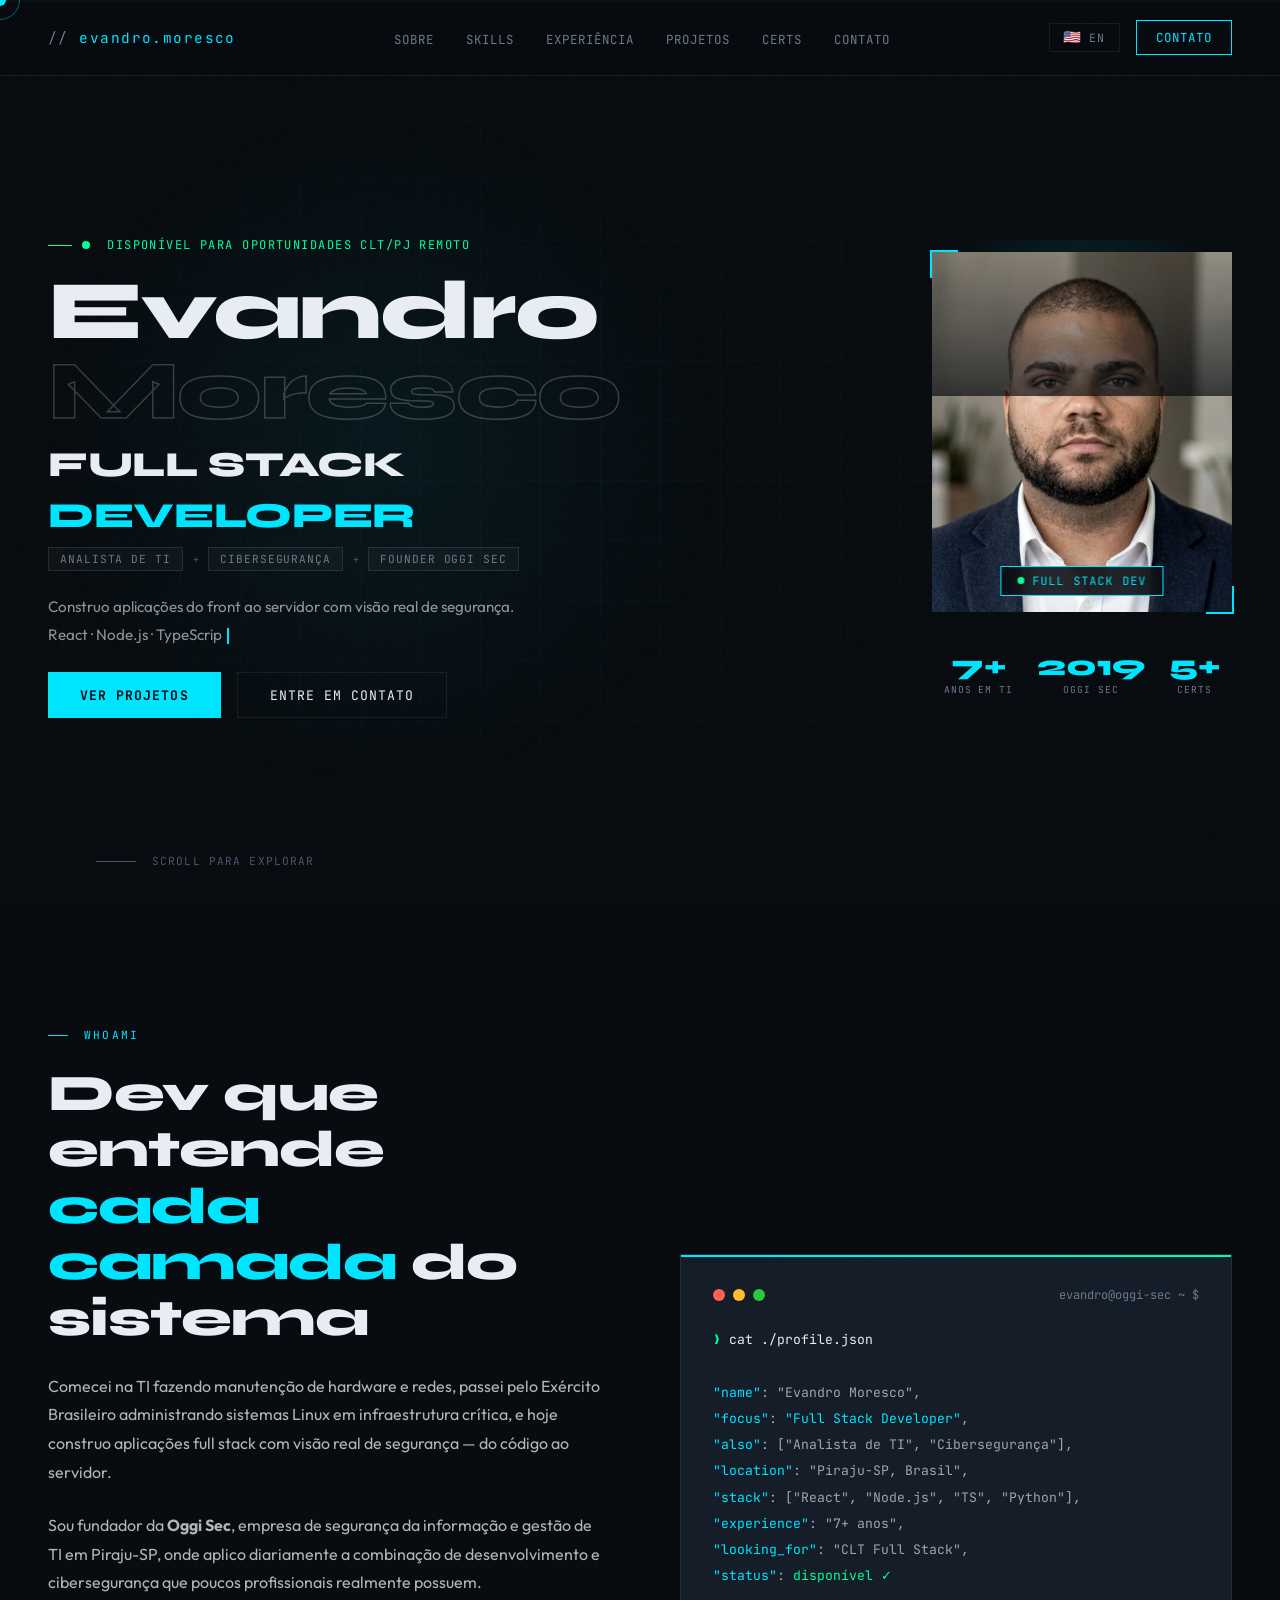
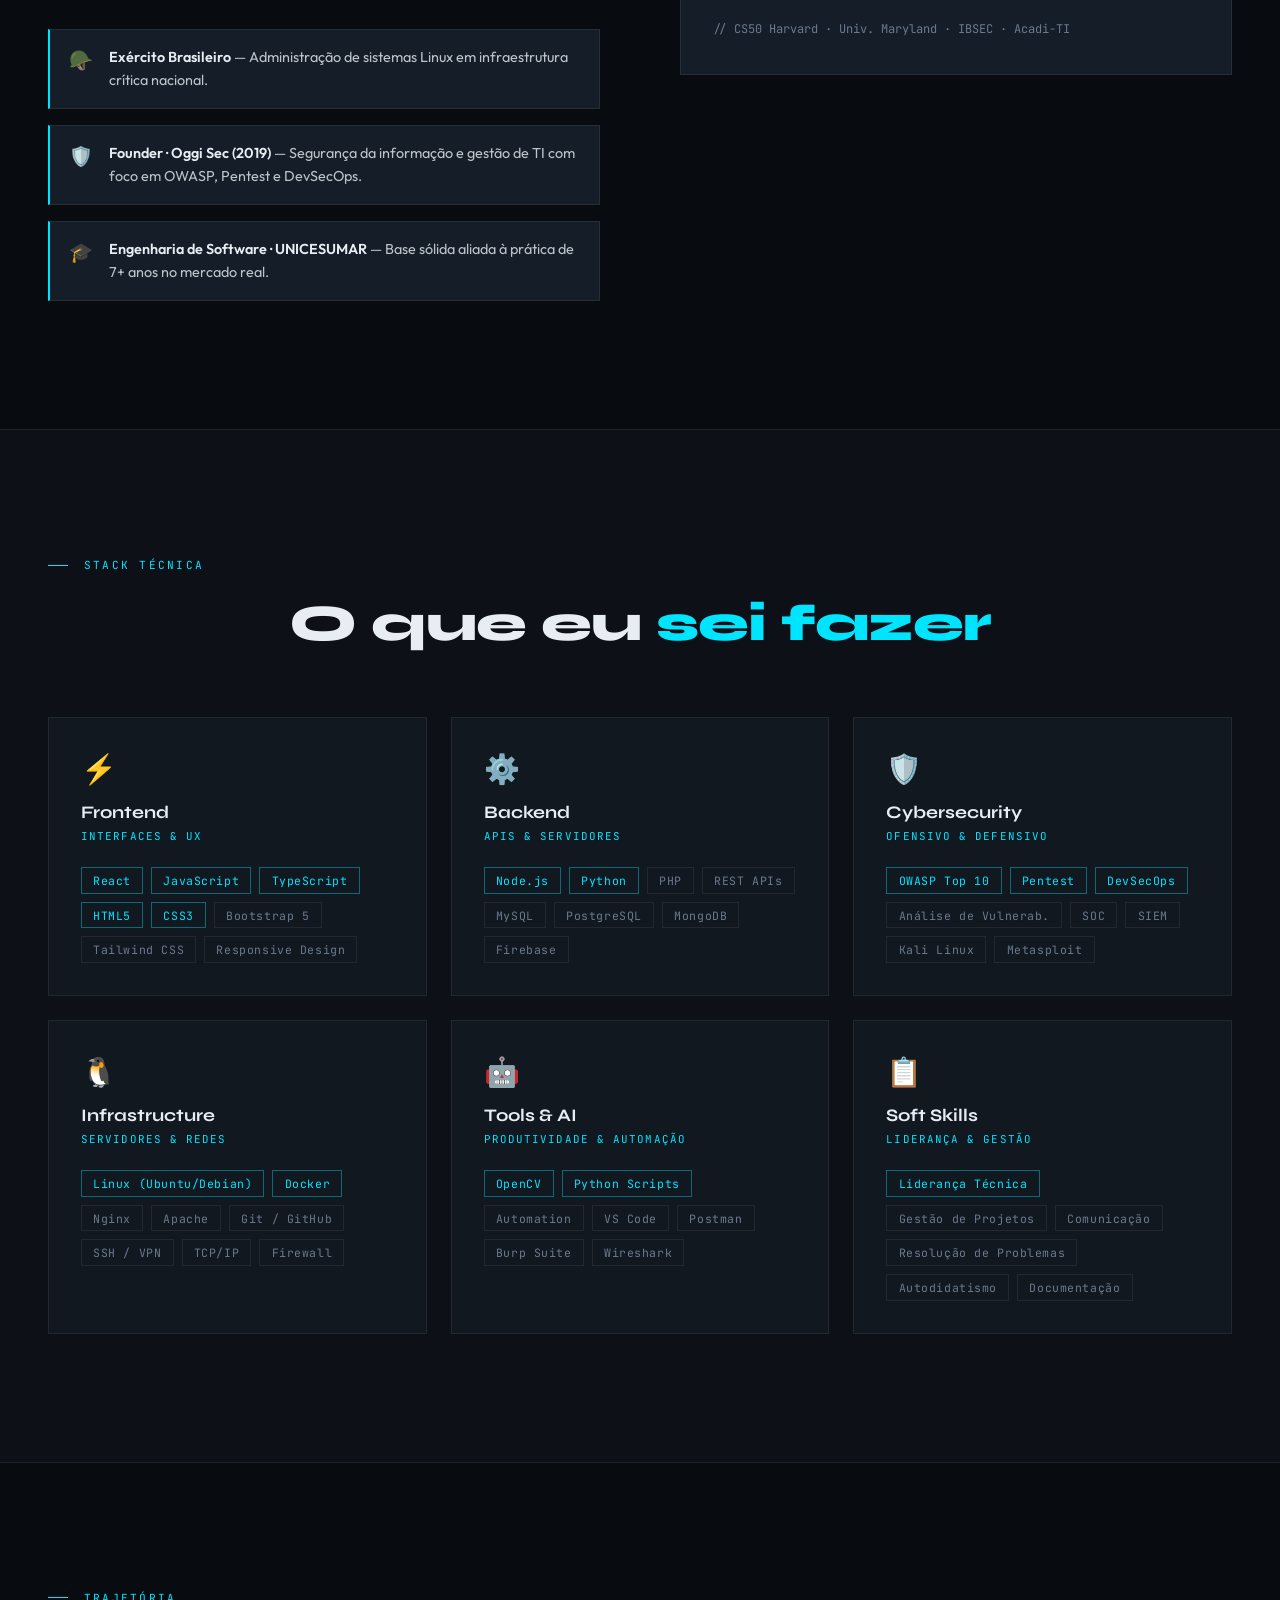
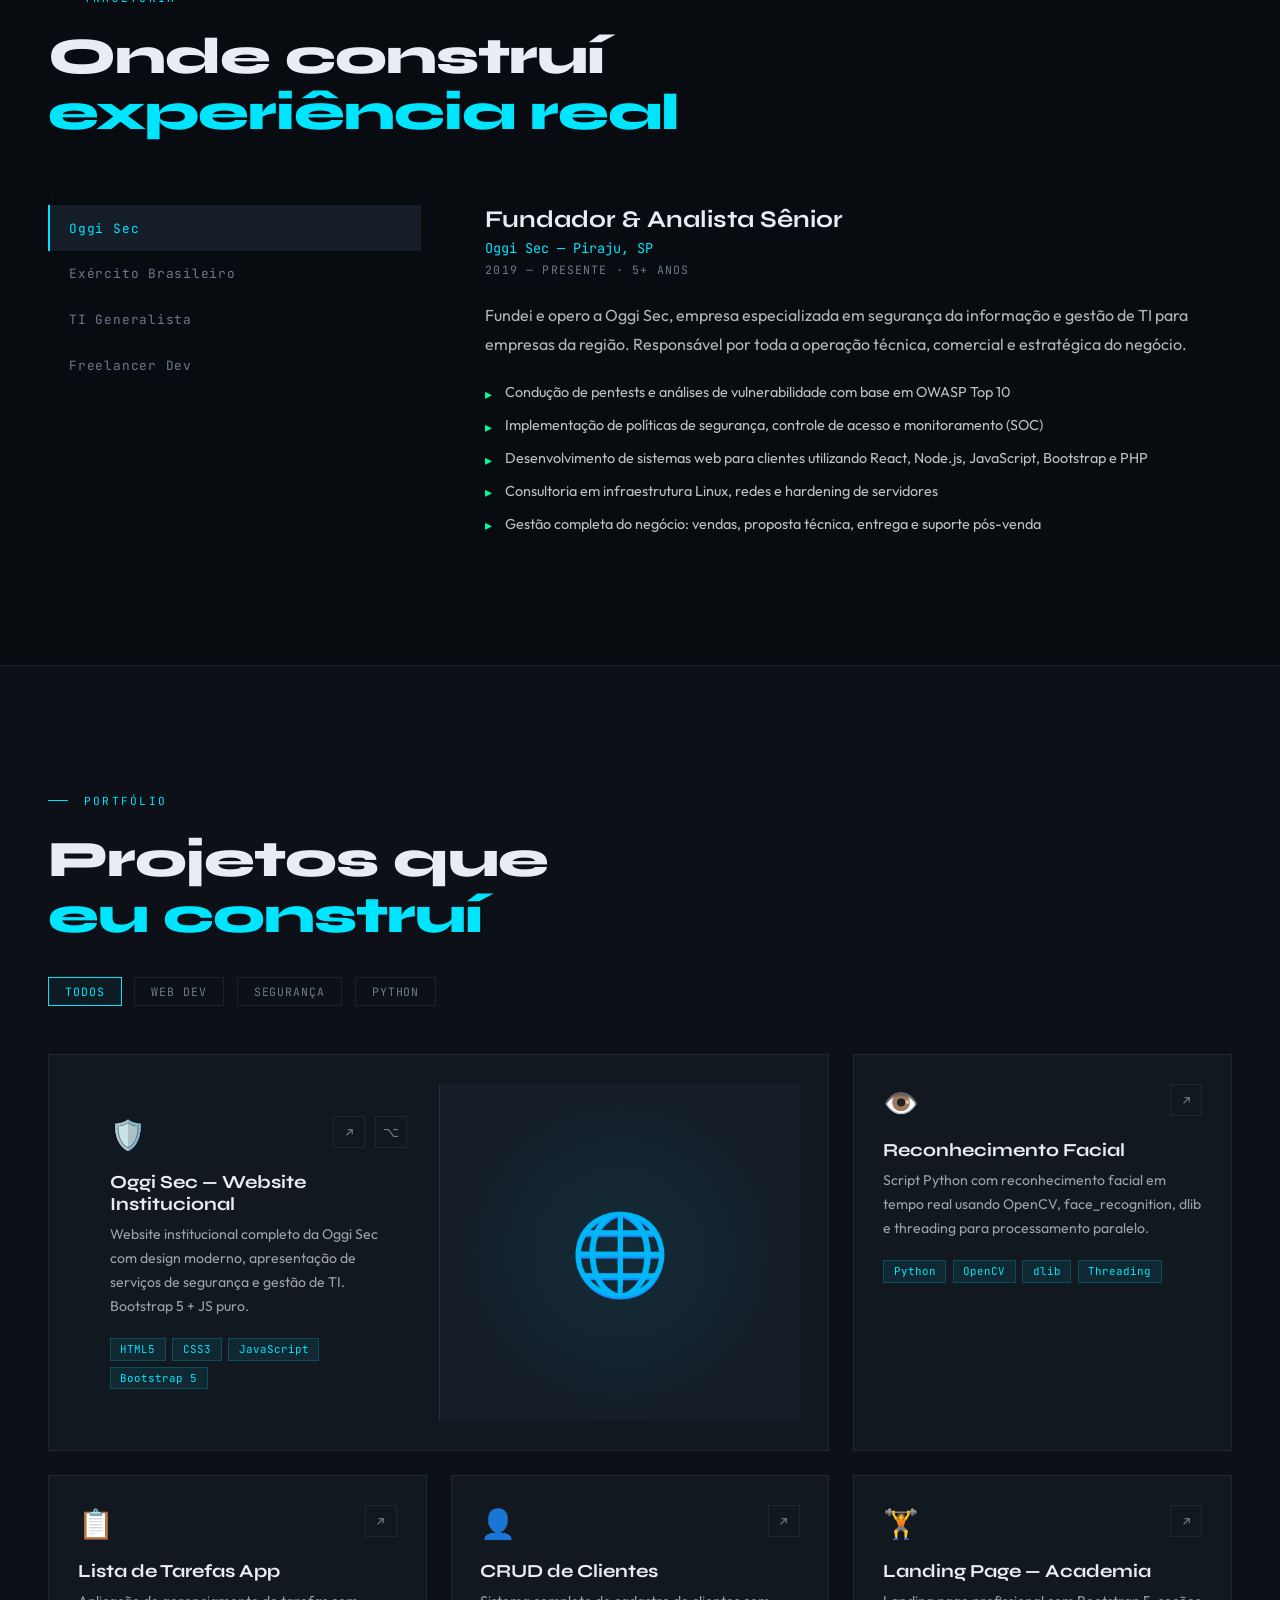
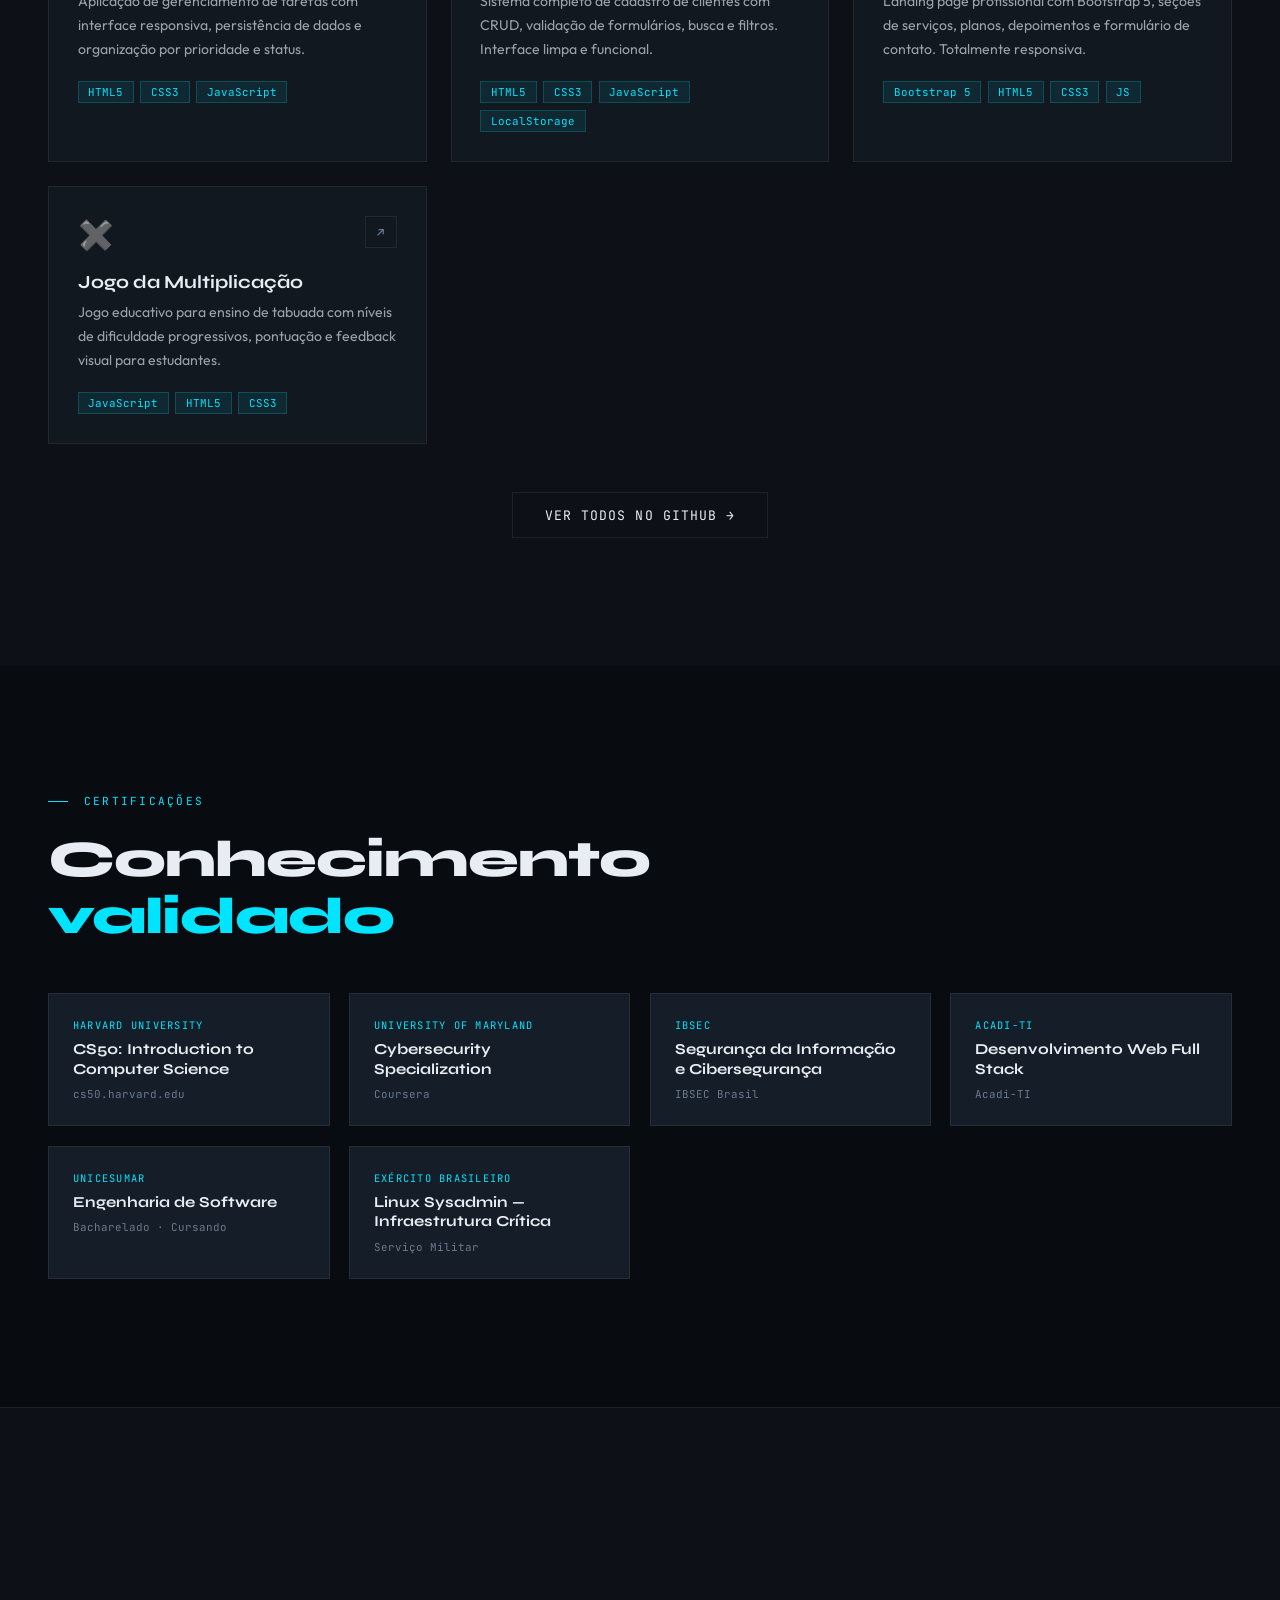
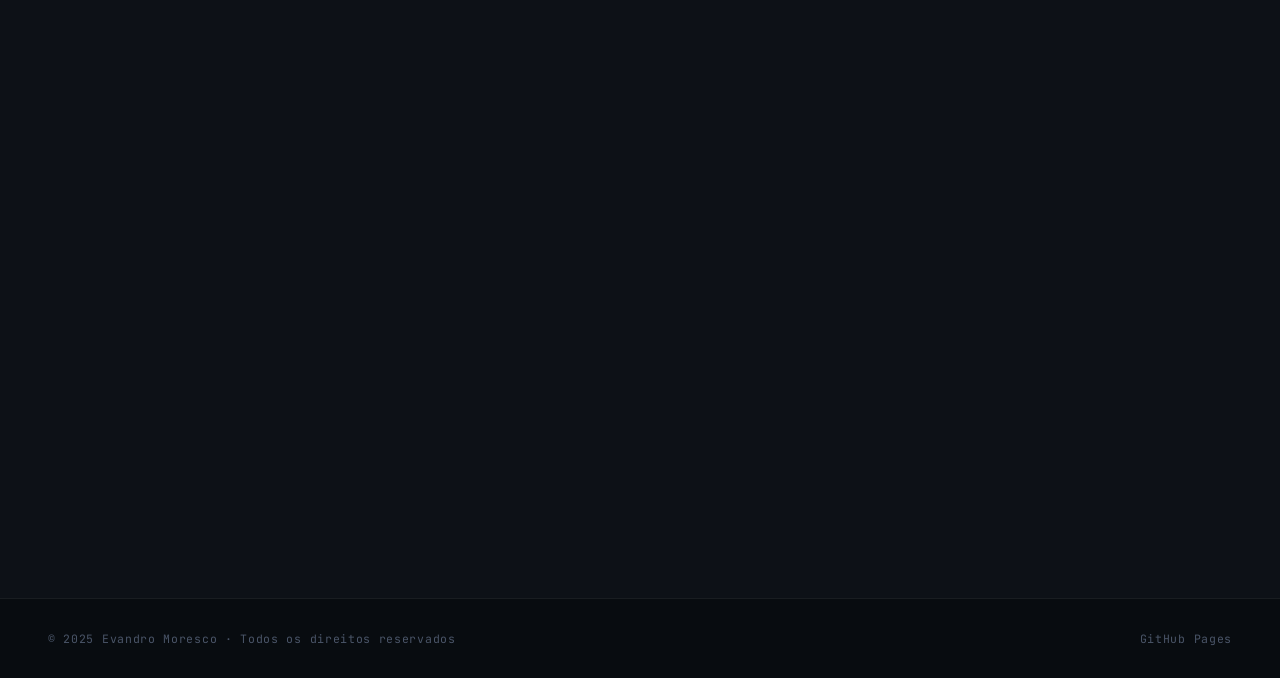
<file: index.html>
<!DOCTYPE html>
<html lang="pt-BR">
<head>
  <meta charset="UTF-8" />
  <meta name="viewport" content="width=device-width, initial-scale=1.0" />
  <title>Evandro Moresco — Full Stack Developer</title>
  <link rel="preconnect" href="https://fonts.googleapis.com">
  <link rel="preconnect" href="https://fonts.gstatic.com" crossorigin>
  <link href="https://fonts.googleapis.com/css2?family=Syne:wght@400;500;600;700;800&family=JetBrains+Mono:wght@300;400;500;700&family=Outfit:wght@300;400;500;600&display=swap" rel="stylesheet">
  <link rel="stylesheet" href="css/style.css">
</head>
<body>

<div id="cursor"></div>
<div id="cursor-ring"></div>
<div class="scanline"></div>

<!-- NAV -->
<nav>
  <div class="nav-logo"><span>//</span> evandro.moresco</div>
  <ul class="nav-links">
    <li><a href="#about"      data-i18n="nav.about">sobre</a></li>
    <li><a href="#skills"     data-i18n="nav.skills">skills</a></li>
    <li><a href="#experience" data-i18n="nav.experience">experiência</a></li>
    <li><a href="#projects"   data-i18n="nav.projects">projetos</a></li>
    <li><a href="#certs"      data-i18n="nav.certs">certs</a></li>
    <li><a href="#contact"    data-i18n="nav.contact">contato</a></li>
  </ul>
  <div class="nav-right">
    <button class="lang-toggle" id="lang-btn" onclick="toggleLang()" aria-label="Switch language">
      <span class="lang-flag">🇺🇸</span><span class="lang-text">EN</span>
    </button>
    <a href="#contact" class="nav-cta" data-i18n="nav.cta">Contato</a>
  </div>
</nav>

<!-- HERO -->
<section id="hero">
  <div class="hero-grid-bg"></div>
  <div class="hero-glow"></div>

  <div class="hero-content">
    <div class="hero-tag">
      <span class="status-dot"></span>
      <span data-i18n="hero.available">Disponível para oportunidades CLT/PJ remoto</span>
    </div>

    <h1 class="hero-name">
      Evandro<br>
      <span class="line2">Moresco</span>
    </h1>

    <div class="hero-role-primary">
      <span class="role-label" data-i18n="hero.role.fs">Full Stack</span>
      <span class="role-label accent" data-i18n="hero.role.dev">Developer</span>
    </div>

    <div class="hero-role-secondary">
      <span class="role-badge" data-i18n="hero.badge1">Analista de TI</span>
      <span class="role-sep">+</span>
      <span class="role-badge" data-i18n="hero.badge2">Cibersegurança</span>
      <span class="role-sep">+</span>
      <span class="role-badge" data-i18n="hero.badge3">Founder Oggi Sec</span>
    </div>

    <p class="hero-subtitle">
      <span data-i18n="hero.subtitle">Construo aplicações do front ao servidor com visão real de segurança.</span><br>
      <span class="typed-text" id="typed-role">React · Node.js · TypeScript · Python</span>
      <span class="cursor-blink"></span>
    </p>

    <div class="hero-actions">
      <a href="#projects" class="btn-primary"><span data-i18n="hero.btn1">Ver Projetos</span></a>
      <a href="#contact"  class="btn-secondary" data-i18n="hero.btn2">Entre em Contato</a>
    </div>
  </div>

  <!-- PHOTO -->
  <div class="hero-photo-wrap">
    <div class="hero-photo-frame">
      <div class="photo-glow"></div>
      <div class="photo-border-anim"></div>
      <img src="assets/evandro.jpg" alt="Evandro Moresco — Full Stack Developer" class="hero-photo" />
      <div class="photo-overlay"></div>
      <div class="photo-badge">
        <span class="badge-dot"></span>
        <span data-i18n="hero.photo.badge">Full Stack Dev</span>
      </div>
    </div>
    <div class="hero-stats-col">
      <div class="stat">
        <div class="stat-num">7+</div>
        <div class="stat-label" data-i18n="hero.stat1.label">Anos em TI</div>
      </div>
      <div class="stat">
        <div class="stat-num">2019</div>
        <div class="stat-label" data-i18n="hero.stat2.label">Oggi Sec</div>
      </div>
      <div class="stat">
        <div class="stat-num">5+</div>
        <div class="stat-label" data-i18n="hero.stat3.label">Certs</div>
      </div>
    </div>
  </div>

  <div class="hero-scroll">
    <div class="scroll-line"></div>
    <span data-i18n="hero.scroll">Scroll para explorar</span>
  </div>
</section>

<!-- ABOUT -->
<section id="about">
  <div class="reveal">
    <div class="section-label" data-i18n="about.label">whoami</div>
    <h2 class="section-title" data-i18n-html="about.title">Dev que entende<br><em>cada camada</em> do sistema</h2>
    <p class="about-text" data-i18n-html="about.p1">
      Comecei na TI fazendo manutenção de hardware e redes, passei pelo Exército Brasileiro administrando sistemas Linux em infraestrutura crítica, e hoje construo aplicações full stack com visão real de segurança — do código ao servidor.
    </p>
    <p class="about-text" data-i18n-html="about.p2">
      Sou fundador da <strong>Oggi Sec</strong>, empresa de segurança da informação e gestão de TI em Piraju-SP, onde aplico diariamente a combinação de desenvolvimento e cibersegurança que poucos profissionais realmente possuem.
    </p>
    <div class="about-highlights">
      <div class="highlight-item">
        <div class="highlight-icon">🪖</div>
        <div class="highlight-text">
          <strong data-i18n="about.h1.title">Exército Brasileiro</strong> — <span data-i18n="about.h1.text">Administração de sistemas Linux em infraestrutura crítica nacional.</span>
        </div>
      </div>
      <div class="highlight-item">
        <div class="highlight-icon">🛡️</div>
        <div class="highlight-text">
          <strong data-i18n="about.h2.title">Founder · Oggi Sec (2019)</strong> — <span data-i18n="about.h2.text">Segurança da informação e gestão de TI com foco em OWASP, Pentest e DevSecOps.</span>
        </div>
      </div>
      <div class="highlight-item">
        <div class="highlight-icon">🎓</div>
        <div class="highlight-text">
          <strong data-i18n="about.h3.title">Engenharia de Software · UNICESUMAR</strong> — <span data-i18n="about.h3.text">Base sólida aliada à prática de 7+ anos no mercado real.</span>
        </div>
      </div>
    </div>
  </div>

  <div class="about-visual reveal">
    <div class="about-card">
      <div class="terminal-header">
        <div class="terminal-dot"></div>
        <div class="terminal-dot"></div>
        <div class="terminal-dot"></div>
        <div class="terminal-title">evandro@oggi-sec ~ $</div>
      </div>
      <div class="terminal-body">
        <div><span class="t-prompt">❯</span> <span class="t-cmd">cat ./profile.json</span></div>
        <br>
        <div><span class="t-key">"name"</span><span class="t-val">: "Evandro Moresco",</span></div>
        <div><span class="t-key">"focus"</span><span class="t-val">: <span style="color:var(--accent)">"Full Stack Developer"</span>,</span></div>
        <div><span class="t-key">"also"</span><span class="t-val">: ["Analista de TI", "Cibersegurança"],</span></div>
        <div><span class="t-key">"location"</span><span class="t-val">: "Piraju-SP, Brasil",</span></div>
        <div><span class="t-key">"stack"</span><span class="t-val">: ["React", "Node.js", "TS", "Python"],</span></div>
        <div><span class="t-key">"experience"</span><span class="t-val">: "7+ anos",</span></div>
        <div><span class="t-key">"looking_for"</span><span class="t-val">: "<span data-i18n="about.terminal.looking">CLT Full Stack</span>",</span></div>
        <div><span class="t-key">"status"</span><span class="t-val">: <span style="color:var(--accent3)" data-i18n="about.terminal.status">"disponível ✓"</span></span></div>
        <br>
        <div><span class="t-comment">// CS50 Harvard · Univ. Maryland · IBSEC · Acadi-TI</span></div>
      </div>
    </div>
  </div>
</section>

<!-- SKILLS -->
<section id="skills">
  <div class="skills-inner">
    <div class="skills-header reveal">
      <div class="section-label" data-i18n="skills.label">stack técnica</div>
      <h2 class="section-title" data-i18n-html="skills.title">O que eu <em>sei fazer</em></h2>
    </div>
    <div class="skills-grid">

      <div class="skill-category reveal">
        <div class="skill-cat-icon">⚡</div>
        <div class="skill-cat-title">Frontend</div>
        <div class="skill-cat-sub" data-i18n="skills.fe.sub">Interfaces &amp; UX</div>
        <div class="skill-tags">
          <span class="skill-tag hot">React</span>
          <span class="skill-tag hot">JavaScript</span>
          <span class="skill-tag hot">TypeScript</span>
          <span class="skill-tag hot">HTML5</span>
          <span class="skill-tag hot">CSS3</span>
          <span class="skill-tag">Bootstrap 5</span>
          <span class="skill-tag">Tailwind CSS</span>
          <span class="skill-tag">Responsive Design</span>
        </div>
      </div>

      <div class="skill-category reveal">
        <div class="skill-cat-icon">⚙️</div>
        <div class="skill-cat-title">Backend</div>
        <div class="skill-cat-sub" data-i18n="skills.be.sub">APIs &amp; Servidores</div>
        <div class="skill-tags">
          <span class="skill-tag hot">Node.js</span>
          <span class="skill-tag hot">Python</span>
          <span class="skill-tag">PHP</span>
          <span class="skill-tag">REST APIs</span>
          <span class="skill-tag">MySQL</span>
          <span class="skill-tag">PostgreSQL</span>
          <span class="skill-tag">MongoDB</span>
          <span class="skill-tag">Firebase</span>
        </div>
      </div>

      <div class="skill-category reveal">
        <div class="skill-cat-icon">🛡️</div>
        <div class="skill-cat-title">Cybersecurity</div>
        <div class="skill-cat-sub" data-i18n="skills.sec.sub">Ofensivo &amp; Defensivo</div>
        <div class="skill-tags">
          <span class="skill-tag hot">OWASP Top 10</span>
          <span class="skill-tag hot">Pentest</span>
          <span class="skill-tag hot">DevSecOps</span>
          <span class="skill-tag">Análise de Vulnerab.</span>
          <span class="skill-tag">SOC</span>
          <span class="skill-tag">SIEM</span>
          <span class="skill-tag">Kali Linux</span>
          <span class="skill-tag">Metasploit</span>
        </div>
      </div>

      <div class="skill-category reveal">
        <div class="skill-cat-icon">🐧</div>
        <div class="skill-cat-title">Infrastructure</div>
        <div class="skill-cat-sub" data-i18n="skills.inf.sub">Servidores &amp; Redes</div>
        <div class="skill-tags">
          <span class="skill-tag hot">Linux (Ubuntu/Debian)</span>
          <span class="skill-tag hot">Docker</span>
          <span class="skill-tag">Nginx</span>
          <span class="skill-tag">Apache</span>
          <span class="skill-tag">Git / GitHub</span>
          <span class="skill-tag">SSH / VPN</span>
          <span class="skill-tag">TCP/IP</span>
          <span class="skill-tag">Firewall</span>
        </div>
      </div>

      <div class="skill-category reveal">
        <div class="skill-cat-icon">🤖</div>
        <div class="skill-cat-title">Tools &amp; AI</div>
        <div class="skill-cat-sub" data-i18n="skills.ai.sub">Produtividade &amp; Automação</div>
        <div class="skill-tags">
          <span class="skill-tag hot">OpenCV</span>
          <span class="skill-tag hot">Python Scripts</span>
          <span class="skill-tag">Automation</span>
          <span class="skill-tag">VS Code</span>
          <span class="skill-tag">Postman</span>
          <span class="skill-tag">Burp Suite</span>
          <span class="skill-tag">Wireshark</span>
        </div>
      </div>

      <div class="skill-category reveal">
        <div class="skill-cat-icon">📋</div>
        <div class="skill-cat-title">Soft Skills</div>
        <div class="skill-cat-sub" data-i18n="skills.soft.sub">Liderança &amp; Gestão</div>
        <div class="skill-tags">
          <span class="skill-tag hot" data-i18n="skills.soft.t1">Liderança Técnica</span>
          <span class="skill-tag" data-i18n="skills.soft.t2">Gestão de Projetos</span>
          <span class="skill-tag" data-i18n="skills.soft.t3">Comunicação</span>
          <span class="skill-tag" data-i18n="skills.soft.t4">Resolução de Problemas</span>
          <span class="skill-tag" data-i18n="skills.soft.t5">Autodidatismo</span>
          <span class="skill-tag" data-i18n="skills.soft.t6">Documentação</span>
        </div>
      </div>

    </div>
  </div>
</section>

<!-- EXPERIENCE -->
<section id="experience">
  <div class="reveal">
    <div class="section-label" data-i18n="exp.label">trajetória</div>
    <h2 class="section-title" data-i18n-html="exp.title">Onde construí<br><em>experiência real</em></h2>
  </div>
  <div class="exp-layout">
    <div class="exp-nav">
      <div class="exp-nav-item active" onclick="showExp(0,this)" data-i18n="exp.tab0">Oggi Sec</div>
      <div class="exp-nav-item" onclick="showExp(1,this)" data-i18n="exp.tab1">Exército Brasileiro</div>
      <div class="exp-nav-item" onclick="showExp(2,this)" data-i18n="exp.tab2">TI Generalista</div>
      <div class="exp-nav-item" onclick="showExp(3,this)" data-i18n="exp.tab3">Freelancer Dev</div>
    </div>
    <div class="exp-entries">

      <div class="exp-entry active">
        <div class="exp-role"    data-i18n="exp.0.role">Fundador &amp; Analista Sênior</div>
        <div class="exp-company" data-i18n="exp.0.company">Oggi Sec — Piraju, SP</div>
        <div class="exp-period"  data-i18n="exp.0.period">2019 — Presente · 5+ anos</div>
        <p class="exp-desc"      data-i18n="exp.0.desc">Fundei e opero a Oggi Sec…</p>
        <div class="exp-achievements">
          <div class="exp-ach" data-i18n="exp.0.a1">Condução de pentests e análises de vulnerabilidade com base em OWASP Top 10</div>
          <div class="exp-ach" data-i18n="exp.0.a2">Implementação de políticas de segurança, controle de acesso e monitoramento (SOC)</div>
          <div class="exp-ach" data-i18n="exp.0.a3">Desenvolvimento de sistemas web para clientes utilizando React, Node.js, JavaScript, Bootstrap e PHP</div>
          <div class="exp-ach" data-i18n="exp.0.a4">Consultoria em infraestrutura Linux, redes e hardening de servidores</div>
          <div class="exp-ach" data-i18n="exp.0.a5">Gestão completa do negócio: vendas, proposta técnica, entrega e suporte pós-venda</div>
        </div>
      </div>

      <div class="exp-entry">
        <div class="exp-role"    data-i18n="exp.1.role">Administrador de Sistemas Linux</div>
        <div class="exp-company" data-i18n="exp.1.company">Exército Brasileiro</div>
        <div class="exp-period"  data-i18n="exp.1.period">Serviço Militar · Infraestrutura Crítica</div>
        <p class="exp-desc"      data-i18n="exp.1.desc">Responsável pela administração…</p>
        <div class="exp-achievements">
          <div class="exp-ach" data-i18n="exp.1.a1">Administração e manutenção de servidores Linux (Debian/Ubuntu) em infraestrutura crítica</div>
          <div class="exp-ach" data-i18n="exp.1.a2">Gerenciamento de backups, atualizações e patches de segurança em ambiente controlado</div>
          <div class="exp-ach" data-i18n="exp.1.a3">Configuração de redes, firewalls e protocolos de acesso seguro (SSH, VPN)</div>
          <div class="exp-ach" data-i18n="exp.1.a4">Trabalho sob pressão em contextos de missão crítica com zero margem para erros</div>
        </div>
      </div>

      <div class="exp-entry">
        <div class="exp-role"    data-i18n="exp.2.role">Analista de TI &amp; Suporte N2/N3</div>
        <div class="exp-company" data-i18n="exp.2.company">Atuação como Técnico Generalista</div>
        <div class="exp-period"  data-i18n="exp.2.period">2017 — 2019 · 2+ anos</div>
        <p class="exp-desc"      data-i18n="exp.2.desc">Início de carreira com base sólida…</p>
        <div class="exp-achievements">
          <div class="exp-ach" data-i18n="exp.2.a1">Manutenção e configuração de redes LAN/WAN, switches, roteadores e pontos de acesso</div>
          <div class="exp-ach" data-i18n="exp.2.a2">Suporte técnico N2/N3 para estações Windows e servidores Linux</div>
          <div class="exp-ach" data-i18n="exp.2.a3">Implantação e configuração de sistemas ERP para PMEs</div>
          <div class="exp-ach" data-i18n="exp.2.a4">Montagem, manutenção preventiva e corretiva de equipamentos de TI</div>
        </div>
      </div>

      <div class="exp-entry">
        <div class="exp-role"    data-i18n="exp.3.role">Desenvolvedor Freelancer</div>
        <div class="exp-company" data-i18n="exp.3.company">Projetos Independentes · Remote</div>
        <div class="exp-period"  data-i18n="exp.3.period">2021 — Presente · Projetos variados</div>
        <p class="exp-desc"      data-i18n="exp.3.desc">Desenvolvimento de sistemas e landing pages…</p>
        <div class="exp-achievements">
          <div class="exp-ach" data-i18n="exp.3.a1">Criação de sistemas CRUD completos com cadastro de clientes, tarefas e gestão de dados</div>
          <div class="exp-ach" data-i18n="exp.3.a2">Desenvolvimento de landing pages responsivas com Bootstrap 5 e CSS avançado</div>
          <div class="exp-ach" data-i18n="exp.3.a3">Scripts Python para automação e reconhecimento facial com OpenCV</div>
          <div class="exp-ach" data-i18n="exp.3.a4">Projetos open source publicados no GitHub com documentação profissional</div>
        </div>
      </div>

    </div>
  </div>
</section>

<!-- PROJECTS -->
<section id="projects">
  <div class="projects-inner">
    <div class="projects-header reveal">
      <div class="section-label" data-i18n="proj.label">portfólio</div>
      <h2 class="section-title" data-i18n-html="proj.title">Projetos que<br><em>eu construí</em></h2>
      <div class="projects-filter">
        <button class="filter-btn active" onclick="filterProjects('all',this)"      data-i18n="proj.filter.all">Todos</button>
        <button class="filter-btn"        onclick="filterProjects('web',this)"      data-i18n="proj.filter.web">Web Dev</button>
        <button class="filter-btn"        onclick="filterProjects('security',this)" data-i18n="proj.filter.security">Segurança</button>
        <button class="filter-btn"        onclick="filterProjects('python',this)"   data-i18n="proj.filter.python">Python</button>
      </div>
    </div>

    <div class="projects-grid" id="projects-grid">

      <div class="project-card project-featured" data-cat="web">
        <div class="project-body" style="padding:2rem">
          <div class="project-top">
            <div class="project-icon">🛡️</div>
            <div class="project-links">
              <a href="https://oggisec.com" target="_blank" class="project-link" title="Live">↗</a>
              <a href="https://github.com/EvandroMoresco" target="_blank" class="project-link" title="GitHub">⌥</a>
            </div>
          </div>
          <div class="project-title" data-i18n="proj.0.title">Oggi Sec — Website Institucional</div>
          <div class="project-desc"  data-i18n="proj.0.desc">Website institucional completo da Oggi Sec…</div>
          <div class="project-stack">
            <span class="project-tech">HTML5</span>
            <span class="project-tech">CSS3</span>
            <span class="project-tech">JavaScript</span>
            <span class="project-tech">Bootstrap 5</span>
          </div>
        </div>
        <div class="project-featured-visual">🌐</div>
      </div>

      <div class="project-card" data-cat="python">
        <div class="project-top">
          <div class="project-icon">👁️</div>
          <div class="project-links">
            <a href="https://github.com/mor3sco/reconhecimento-facial" target="_blank" class="project-link">↗</a>
          </div>
        </div>
        <div class="project-title" data-i18n="proj.1.title">Reconhecimento Facial</div>
        <div class="project-desc"  data-i18n="proj.1.desc">Script Python com reconhecimento facial em tempo real…</div>
        <div class="project-stack">
          <span class="project-tech">Python</span>
          <span class="project-tech">OpenCV</span>
          <span class="project-tech">dlib</span>
          <span class="project-tech">Threading</span>
        </div>
      </div>

      <div class="project-card" data-cat="web">
        <div class="project-top">
          <div class="project-icon">📋</div>
          <div class="project-links">
            <a href="https://github.com/mor3sco/lista-de-tarefas" target="_blank" class="project-link">↗</a>
          </div>
        </div>
        <div class="project-title" data-i18n="proj.2.title">Lista de Tarefas App</div>
        <div class="project-desc"  data-i18n="proj.2.desc">Aplicação de gerenciamento de tarefas…</div>
        <div class="project-stack">
          <span class="project-tech">HTML5</span>
          <span class="project-tech">CSS3</span>
          <span class="project-tech">JavaScript</span>
        </div>
      </div>

      <div class="project-card" data-cat="web">
        <div class="project-top">
          <div class="project-icon">👤</div>
          <div class="project-links">
            <a href="https://github.com/mor3sco/cadastro-clientes" target="_blank" class="project-link">↗</a>
          </div>
        </div>
        <div class="project-title" data-i18n="proj.3.title">CRUD de Clientes</div>
        <div class="project-desc"  data-i18n="proj.3.desc">Sistema completo de cadastro de clientes…</div>
        <div class="project-stack">
          <span class="project-tech">HTML5</span>
          <span class="project-tech">CSS3</span>
          <span class="project-tech">JavaScript</span>
          <span class="project-tech">LocalStorage</span>
        </div>
      </div>

      <div class="project-card" data-cat="web">
        <div class="project-top">
          <div class="project-icon">🏋️</div>
          <div class="project-links">
            <a href="https://github.com/mor3sco/academia" target="_blank" class="project-link">↗</a>
          </div>
        </div>
        <div class="project-title" data-i18n="proj.4.title">Landing Page — Academia</div>
        <div class="project-desc"  data-i18n="proj.4.desc">Landing page profissional com Bootstrap 5…</div>
        <div class="project-stack">
          <span class="project-tech">Bootstrap 5</span>
          <span class="project-tech">HTML5</span>
          <span class="project-tech">CSS3</span>
          <span class="project-tech">JS</span>
        </div>
      </div>

      <div class="project-card" data-cat="web">
        <div class="project-top">
          <div class="project-icon">✖️</div>
          <div class="project-links">
            <a href="https://github.com/mor3sco/calculadora-rachacuca" target="_blank" class="project-link">↗</a>
          </div>
        </div>
        <div class="project-title" data-i18n="proj.5.title">Jogo da Multiplicação</div>
        <div class="project-desc"  data-i18n="proj.5.desc">Jogo educativo para ensino de tabuada…</div>
        <div class="project-stack">
          <span class="project-tech">JavaScript</span>
          <span class="project-tech">HTML5</span>
          <span class="project-tech">CSS3</span>
        </div>
      </div>

    </div>

    <div style="text-align:center;margin-top:3rem" class="reveal">
      <a href="https://github.com/mor3sco" target="_blank" class="btn-secondary" data-i18n="proj.github">
        Ver todos no GitHub →
      </a>
    </div>
  </div>
</section>

<!-- CERTS -->
<section id="certs">
  <div class="reveal">
    <div class="section-label" data-i18n="certs.label">certificações</div>
    <h2 class="section-title" data-i18n-html="certs.title">Conhecimento<br><em>validado</em></h2>
  </div>
  <div class="certs-grid">
    <div class="cert-card reveal">
      <div class="cert-issuer">Harvard University</div>
      <div class="cert-name">CS50: Introduction to Computer Science</div>
      <div class="cert-year">cs50.harvard.edu</div>
    </div>
    <div class="cert-card reveal">
      <div class="cert-issuer">University of Maryland</div>
      <div class="cert-name">Cybersecurity Specialization</div>
      <div class="cert-year">Coursera</div>
    </div>
    <div class="cert-card reveal">
      <div class="cert-issuer">IBSEC</div>
      <div class="cert-name">Segurança da Informação e Cibersegurança</div>
      <div class="cert-year">IBSEC Brasil</div>
    </div>
    <div class="cert-card reveal">
      <div class="cert-issuer">Acadi-TI</div>
      <div class="cert-name">Desenvolvimento Web Full Stack</div>
      <div class="cert-year">Acadi-TI</div>
    </div>
    <div class="cert-card reveal">
      <div class="cert-issuer">UNICESUMAR</div>
      <div class="cert-name">Engenharia de Software</div>
      <div class="cert-year">Bacharelado · Cursando</div>
    </div>
    <div class="cert-card reveal">
      <div class="cert-issuer">Exército Brasileiro</div>
      <div class="cert-name">Linux Sysadmin — Infraestrutura Crítica</div>
      <div class="cert-year">Serviço Militar</div>
    </div>
    <div class="cert-card reveal">
      <div class="cert-issuer">OWASP</div>
      <div class="cert-name">OWASP Top 10 — Web Security</div>
      <div class="cert-year">Oggi Sec</div>
    </div>
    <div class="cert-card reveal">
      <div class="cert-issuer">DevSecOps</div>
      <div class="cert-name">Security in the Dev Lifecycle</div>
      <div class="cert-year">Prática Contínua</div>
    </div>
  </div>
</section>

<!-- CONTACT -->
<section id="contact">
  <div class="contact-inner reveal">
    <div class="section-label" style="justify-content:center" data-i18n="contact.label">contato</div>
    <h2 class="contact-title" data-i18n-html="contact.title">Vamos <em>trabalhar</em><br>juntos?</h2>
    <p class="contact-subtitle" data-i18n-html="contact.subtitle">
      Estou em busca de uma oportunidade CLT/PJ remoto!<br>
      Se você procura alguém que combina desenvolvimento com visão real de segurança, vamos conversar.
    </p>
    <div class="contact-links">
      <a href="https://github.com/mor3sco" target="_blank" class="contact-link">
        <svg viewBox="0 0 24 24" fill="currentColor"><path d="M12 0C5.37 0 0 5.37 0 12c0 5.31 3.435 9.795 8.205 11.385.6.105.825-.255.825-.57 0-.285-.015-1.23-.015-2.235-3.015.555-3.795-.735-4.035-1.41-.135-.345-.72-1.41-1.23-1.695-.42-.225-1.02-.78-.015-.795.945-.015 1.62.87 1.845 1.23 1.08 1.815 2.805 1.305 3.495.99.105-.78.42-1.305.765-1.605-2.67-.3-5.46-1.335-5.46-5.925 0-1.305.465-2.385 1.23-3.225-.12-.3-.54-1.53.12-3.18 0 0 1.005-.315 3.3 1.23.96-.27 1.98-.405 3-.405s2.04.135 3 .405c2.295-1.56 3.3-1.23 3.3-1.23.66 1.65.24 2.88.12 3.18.765.84 1.23 1.905 1.23 3.225 0 4.605-2.805 5.625-5.475 5.925.435.375.81 1.095.81 2.22 0 1.605-.015 2.895-.015 3.3 0 .315.225.69.825.57A12.02 12.02 0 0024 12c0-6.63-5.37-12-12-12z"/></svg>
        GitHub
      </a>
      <a href="https://linkedin.com/in/evandro-moresco" target="_blank" class="contact-link">
        <svg viewBox="0 0 24 24" fill="currentColor"><path d="M20.447 20.452h-3.554v-5.569c0-1.328-.027-3.037-1.852-3.037-1.853 0-2.136 1.445-2.136 2.939v5.667H9.351V9h3.414v1.561h.046c.477-.9 1.637-1.85 3.37-1.85 3.601 0 4.267 2.37 4.267 5.455v6.286zM5.337 7.433a2.062 2.062 0 01-2.063-2.065 2.064 2.064 0 112.063 2.065zm1.782 13.019H3.555V9h3.564v11.452zM22.225 0H1.771C.792 0 0 .774 0 1.729v20.542C0 23.227.792 24 1.771 24h20.451C23.2 24 24 23.227 24 22.271V1.729C24 .774 23.2 0 22.222 0h.003z"/></svg>
        LinkedIn
      </a>
      <a href="https://oggisec.com" target="_blank" class="contact-link">
        <svg viewBox="0 0 24 24" fill="none" stroke="currentColor" stroke-width="2"><circle cx="12" cy="12" r="10"/><line x1="2" y1="12" x2="22" y2="12"/><path d="M12 2a15.3 15.3 0 014 10 15.3 15.3 0 01-4 10 15.3 15.3 0 01-4-10 15.3 15.3 0 014-10z"/></svg>
        oggisec.com
      </a>
      <a href="https://www.instagram.com/evandro_moresco/" class="contact-link">
        <svg viewBox="0 0 24 24" fill="none" stroke="currentColor" stroke-width="2"><rect x="2" y="2" width="20" height="20" rx="5" ry="5"></rect><path d="M16 12a4 4 0 1 1-8 0 4 4 0 0 1 8 0z"></path><line x1="17.5" y1="6.5" x2="17.51" y2="6.5"></line>
    </svg>
        Instagram
      </a>
    </div>
    <p style="font-family:var(--font-mono);font-size:0.75rem;color:var(--muted);letter-spacing:0.08em;">
      <span data-i18n="contact.or">Ou me chame diretamente em →</span>
      <a href="mailto:contato@oggisec.com" class="contact-email">contato@oggisec.com</a>
    </p>
  </div>
</section>

<!-- FOOTER -->
<footer>
  <div class="footer-copy"  data-i18n="footer.copy">© 2025 Evandro Moresco · Todos os direitos reservados</div>
  <div class="footer-built" data-i18n-html="footer.built">GitHub Pages</div>
</footer>

<script src="js/i18n.js"></script>
<script src="js/main.js"></script>
</body>
</html>
</file>
<file: css/style.css>
/* ════════════════════════════════════════════════
   Evandro Moresco — Portfolio
   css/style.css
   ════════════════════════════════════════════════ */

/* ── TOKENS ── */
:root {
  --bg: #080c10;
  --bg2: #0d1117;
  --bg3: #111820;
  --surface: #151d28;
  --border: rgba(255,255,255,0.07);
  --accent: #00e5ff;
  --accent2: #00b4cc;
  --accent3: #00ff9d;
  --red: #ff4757;
  --text: #e8edf3;
  --muted: #6b7a8d;
  --muted2: #4a5568;
  --font-display: 'Syne', sans-serif;
  --font-mono: 'JetBrains Mono', monospace;
  --font-body: 'Outfit', sans-serif;
}

/* ── RESET ── */
*, *::before, *::after { box-sizing: border-box; margin: 0; padding: 0; }
html { scroll-behavior: smooth; }
body {
  background: var(--bg);
  color: var(--text);
  font-family: var(--font-body);
  overflow-x: hidden;
  cursor: none;
}

/* ── CUSTOM CURSOR ── */
#cursor {
  width: 12px; height: 12px;
  background: var(--accent);
  border-radius: 50%;
  position: fixed; top: 0; left: 0;
  pointer-events: none;
  z-index: 9999;
  transform: translate(-50%, -50%);
  transition: transform 0.1s, width 0.2s, height 0.2s, background 0.2s;
  mix-blend-mode: screen;
}
#cursor-ring {
  width: 40px; height: 40px;
  border: 1.5px solid rgba(0,229,255,0.4);
  border-radius: 50%;
  position: fixed; top: 0; left: 0;
  pointer-events: none;
  z-index: 9998;
  transform: translate(-50%, -50%);
  transition: transform 0.15s ease-out, width 0.25s, height 0.25s, border-color 0.2s;
}
body:has(a:hover) #cursor,
body:has(button:hover) #cursor { width: 20px; height: 20px; }
body:has(a:hover) #cursor-ring,
body:has(button:hover) #cursor-ring { width: 60px; height: 60px; border-color: rgba(0,255,157,0.5); }

/* ── NOISE OVERLAY ── */
body::before {
  content: '';
  position: fixed; inset: 0;
  background-image: url("data:image/svg+xml,%3Csvg viewBox='0 0 200 200' xmlns='http://www.w3.org/2000/svg'%3E%3Cfilter id='n'%3E%3CfeTurbulence type='fractalNoise' baseFrequency='0.65' numOctaves='3' stitchTiles='stitch'/%3E%3C/filter%3E%3Crect width='100%25' height='100%25' filter='url(%23n)' opacity='0.03'/%3E%3C/svg%3E");
  pointer-events: none;
  z-index: 0;
  opacity: 0.4;
}

/* ── SCANLINE ── */
.scanline { position: fixed; inset: 0; pointer-events: none; z-index: 999; overflow: hidden; }
.scanline::after {
  content: '';
  position: absolute;
  left: 0; right: 0; height: 2px;
  background: rgba(0,229,255,0.03);
  animation: scanline 8s linear infinite;
}

/* ── STATUS DOT ── */
.status-dot {
  display: inline-block;
  width: 8px; height: 8px;
  border-radius: 50%;
  background: var(--accent3);
  margin-right: 0.5rem;
  animation: pulse 2s infinite;
}

/* ── NAV ── */
nav {
  position: fixed; top: 0; left: 0; right: 0;
  z-index: 100;
  padding: 1.25rem 3rem;
  display: flex; align-items: center; justify-content: space-between;
  background: rgba(8,12,16,0.8);
  backdrop-filter: blur(20px);
  border-bottom: 1px solid var(--border);
  transition: padding 0.3s;
}
.nav-logo { font-family: var(--font-mono); font-size: 0.9rem; color: var(--accent); letter-spacing: 0.1em; }
.nav-logo span { color: var(--muted); }
.nav-links { display: flex; gap: 2rem; list-style: none; }
.nav-links a {
  font-family: var(--font-mono); font-size: 0.78rem; color: var(--muted);
  text-decoration: none; letter-spacing: 0.08em; text-transform: uppercase;
  transition: color 0.2s; position: relative;
}
.nav-links a::after {
  content: ''; position: absolute; bottom: -4px; left: 0;
  width: 0; height: 1px; background: var(--accent); transition: width 0.3s;
}
.nav-links a:hover { color: var(--accent); }
.nav-links a:hover::after { width: 100%; }
.nav-cta {
  font-family: var(--font-mono); font-size: 0.78rem; color: var(--accent);
  border: 1px solid var(--accent); padding: 0.5rem 1.2rem; text-decoration: none;
  letter-spacing: 0.08em; text-transform: uppercase; transition: all 0.25s;
}
.nav-cta:hover { background: var(--accent); color: var(--bg); }
.nav-burger { display: none; }

/* ── HERO ── */
#hero {
  min-height: 100vh;
  display: flex;
  align-items: center;
  padding: 7rem 3rem 4rem;
  position: relative;
  overflow: hidden;
}
.hero-grid-bg {
  position: absolute; inset: 0;
  background-image:
    linear-gradient(rgba(0,229,255,0.03) 1px, transparent 1px),
    linear-gradient(90deg, rgba(0,229,255,0.03) 1px, transparent 1px);
  background-size: 60px 60px;
  mask-image: radial-gradient(ellipse 80% 80% at 50% 50%, black, transparent);
}
.hero-glow {
  position: absolute;
  width: 700px; height: 700px;
  background: radial-gradient(circle, rgba(0,229,255,0.06) 0%, transparent 70%);
  top: 50%; left: 30%;
  transform: translate(-50%, -50%);
  pointer-events: none;
}

/* Two-column layout */
.hero-layout {
  position: relative; z-index: 1;
  width: 100%;
  max-width: 1400px;
  margin: 0 auto;
  display: grid;
  grid-template-columns: 1fr auto;
  gap: 5rem;
  align-items: center;
}

.hero-content { max-width: 640px; }

.hero-tag {
  display: inline-flex; align-items: center; gap: 0.6rem;
  font-family: var(--font-mono);
  font-size: 0.75rem;
  color: var(--accent3);
  letter-spacing: 0.12em;
  text-transform: uppercase;
  margin-bottom: 1.2rem;
  opacity: 0;
  animation: fadeUp 0.8s 0.2s forwards;
}
.hero-tag::before { content: ''; width: 24px; height: 1px; background: var(--accent3); }

/* Primary role — big emphasis */
.hero-role-primary {
  display: flex; align-items: baseline; gap: 0.6rem; flex-wrap: wrap;
  font-family: var(--font-display);
  font-size: clamp(1.1rem, 2vw, 1.4rem);
  font-weight: 700;
  letter-spacing: 0.15em;
  text-transform: uppercase;
  margin-bottom: 0.5rem;
  opacity: 0;
  animation: fadeUp 0.8s 0.3s forwards;
}
.role-label { color: rgba(232,237,243,0.5); }
.role-label.accent { color: var(--accent); }

.hero-name {
  font-family: var(--font-display);
  font-size: clamp(3.2rem, 6.5vw, 6rem);
  font-weight: 800;
  line-height: 0.95;
  letter-spacing: -0.02em;
  color: var(--text);
  margin-bottom: 0.8rem;
  opacity: 0;
  animation: fadeUp 0.8s 0.4s forwards;
}
.hero-name .line2 {
  color: transparent;
  -webkit-text-stroke: 1.5px rgba(255,255,255,0.2);
}

/* Secondary roles — subdued */
.hero-secondary-roles {
  display: flex; align-items: center; gap: 0.6rem; flex-wrap: wrap;
  font-family: var(--font-mono);
  font-size: 0.72rem;
  color: var(--muted);
  letter-spacing: 0.08em;
  margin-bottom: 1.5rem;
  opacity: 0;
  animation: fadeUp 0.8s 0.5s forwards;
}
.secondary-role { color: var(--muted); }
.role-sep { color: var(--muted2); }

.hero-subtitle {
  font-size: 0.95rem;
  color: rgba(232,237,243,0.6);
  line-height: 1.8;
  margin-bottom: 1.5rem;
  opacity: 0;
  animation: fadeUp 0.8s 0.6s forwards;
}
.hero-location { font-family: var(--font-mono); font-size: 0.8rem; color: var(--muted); }

/* Stack chips */
.hero-stack-preview {
  display: flex; gap: 0.5rem; flex-wrap: wrap;
  margin-bottom: 2rem;
  opacity: 0;
  animation: fadeUp 0.8s 0.7s forwards;
}
.stack-chip {
  font-family: var(--font-mono);
  font-size: 0.7rem;
  color: var(--accent);
  border: 1px solid rgba(0,229,255,0.25);
  background: rgba(0,229,255,0.05);
  padding: 0.25rem 0.7rem;
  letter-spacing: 0.06em;
  transition: all 0.2s;
}
.stack-chip:hover { background: rgba(0,229,255,0.12); border-color: var(--accent); }

.hero-actions {
  display: flex; gap: 1rem; flex-wrap: wrap;
  opacity: 0;
  animation: fadeUp 0.8s 0.85s forwards;
}

/* ── PHOTO COLUMN ── */
.hero-photo-wrap {
  display: flex;
  flex-direction: column;
  align-items: center;
  gap: 1.5rem;
  opacity: 0;
  animation: fadeIn 1s 0.6s forwards;
}

.photo-frame {
  position: relative;
  width: 320px;
  height: 380px;
  flex-shrink: 0;
}

/* Rotating accent ring */
.photo-accent-ring {
  position: absolute;
  inset: -12px;
  border-radius: 2px;
  background: conic-gradient(
    from 0deg,
    var(--accent) 0deg 60deg,
    transparent 60deg 180deg,
    var(--accent3) 180deg 240deg,
    transparent 240deg 360deg
  );
  opacity: 0.35;
  animation: ringRotate 8s linear infinite;
  z-index: 0;
}
@keyframes ringRotate { to { transform: rotate(360deg); } }

/* Corner brackets */
.photo-corner {
  position: absolute;
  width: 20px; height: 20px;
  z-index: 3;
}
.photo-corner.tl { top: 0; left: 0; border-top: 2px solid var(--accent); border-left: 2px solid var(--accent); }
.photo-corner.tr { top: 0; right: 0; border-top: 2px solid var(--accent); border-right: 2px solid var(--accent); }
.photo-corner.bl { bottom: 0; left: 0; border-bottom: 2px solid var(--accent); border-left: 2px solid var(--accent); }
.photo-corner.br { bottom: 0; right: 0; border-bottom: 2px solid var(--accent); border-right: 2px solid var(--accent); }

.hero-photo {
  position: relative; z-index: 1;
  width: 100%; height: 100%;
  object-fit: cover;
  object-position: center top;
  display: block;
  filter: grayscale(15%) contrast(1.05);
  transition: filter 0.4s;
}
.photo-frame:hover .hero-photo { filter: grayscale(0%) contrast(1.08); }

/* Cyan overlay tint */
.photo-overlay {
  position: absolute; inset: 0; z-index: 2;
  background: linear-gradient(
    180deg,
    transparent 50%,
    rgba(0,229,255,0.08) 80%,
    rgba(8,12,16,0.5) 100%
  );
  pointer-events: none;
}

/* Badge */
.photo-badge {
  position: absolute;
  bottom: -14px;
  left: 50%;
  transform: translateX(-50%);
  z-index: 4;
  background: var(--bg);
  border: 1px solid var(--accent);
  font-family: var(--font-mono);
  font-size: 0.72rem;
  color: var(--accent);
  letter-spacing: 0.1em;
  text-transform: uppercase;
  padding: 0.35rem 1rem;
  white-space: nowrap;
  display: flex; align-items: center; gap: 0.5rem;
}
.badge-dot {
  width: 7px; height: 7px;
  border-radius: 50%;
  background: var(--accent3);
  animation: pulse 2s infinite;
}

/* Stats row below photo */
.photo-stats {
  display: flex;
  gap: 2rem;
  margin-top: 0.5rem;
}
.photo-stat { text-align: center; }
.photo-stat-num {
  font-family: var(--font-display);
  font-size: 1.6rem;
  font-weight: 800;
  color: var(--accent);
  line-height: 1;
  display: block;
}
.photo-stat-label {
  font-family: var(--font-mono);
  font-size: 0.6rem;
  color: var(--muted);
  letter-spacing: 0.1em;
  text-transform: uppercase;
}

/* Scroll hint */
.hero-scroll {
  position: absolute;
  bottom: 2rem; left: 3rem;
  display: flex; align-items: center; gap: 1rem;
  font-family: var(--font-mono);
  font-size: 0.7rem;
  color: var(--muted2);
  letter-spacing: 0.1em;
  text-transform: uppercase;
  opacity: 0;
  animation: fadeUp 1s 1.4s forwards;
}
.scroll-line {
  width: 40px; height: 1px;
  background: var(--muted2);
  position: relative; overflow: hidden;
}
.scroll-line::after {
  content: '';
  position: absolute; top: 0; left: -100%;
  width: 100%; height: 100%;
  background: var(--accent);
  animation: scrollLine 2s 2s infinite;
}

/* ── BUTTONS ── */
.btn-primary {
  display: inline-flex; align-items: center; gap: 0.6rem;
  background: var(--accent); color: var(--bg);
  font-family: var(--font-mono); font-size: 0.82rem; font-weight: 700;
  letter-spacing: 0.08em; text-transform: uppercase; padding: 0.85rem 2rem;
  text-decoration: none; transition: all 0.25s; position: relative; overflow: hidden;
}
.btn-primary::before {
  content: ''; position: absolute; inset: 0;
  background: var(--accent3); transform: translateX(-100%); transition: transform 0.3s; z-index: 0;
}
.btn-primary:hover::before { transform: translateX(0); }
.btn-primary span { position: relative; z-index: 1; }
.btn-secondary {
  display: inline-flex; align-items: center; gap: 0.6rem;
  border: 1px solid var(--border); color: var(--text);
  font-family: var(--font-mono); font-size: 0.82rem;
  letter-spacing: 0.08em; text-transform: uppercase; padding: 0.85rem 2rem;
  text-decoration: none; transition: all 0.25s;
}
.btn-secondary:hover { border-color: var(--accent); color: var(--accent); }

/* ── SECTION COMMONS ── */
.section-label {
  font-family: var(--font-mono); font-size: 0.7rem; color: var(--accent);
  letter-spacing: 0.2em; text-transform: uppercase;
  display: flex; align-items: center; gap: 1rem; margin-bottom: 1.5rem;
}
.section-label::before { content: ''; width: 20px; height: 1px; background: var(--accent); }
.section-title { font-family: var(--font-display); font-size: clamp(2rem, 4vw, 3.2rem); font-weight: 800; line-height: 1.1; letter-spacing: -0.02em; margin-bottom: 1.5rem; }
.section-title em { font-style: normal; color: var(--accent); }

/* ── ABOUT ── */
#about { padding: 8rem 3rem; display: grid; grid-template-columns: 1fr 1fr; gap: 5rem; align-items: center; max-width: 1400px; margin: 0 auto; }
.about-text { font-size: 1rem; color: rgba(232,237,243,0.75); line-height: 1.8; margin-bottom: 1.5rem; }
.about-highlights { display: flex; flex-direction: column; gap: 1rem; margin-top: 2rem; }
.highlight-item {
  display: flex; align-items: flex-start; gap: 1rem; padding: 1rem 1.2rem;
  background: var(--surface); border: 1px solid var(--border); border-left: 2px solid var(--accent);
  transition: border-color 0.3s, transform 0.3s;
}
.highlight-item:hover { border-left-color: var(--accent3); transform: translateX(4px); }
.highlight-icon { font-size: 1.2rem; flex-shrink: 0; margin-top: 0.1rem; }
.highlight-text { font-size: 0.9rem; color: rgba(232,237,243,0.8); line-height: 1.6; }
.highlight-text strong { color: var(--text); font-weight: 600; }
.about-visual { position: relative; }
.about-card { background: var(--surface); border: 1px solid var(--border); padding: 2rem; position: relative; overflow: hidden; }
.about-card::before { content: ''; position: absolute; top: 0; left: 0; right: 0; height: 2px; background: linear-gradient(90deg, var(--accent), var(--accent3)); }
.terminal-header { display: flex; align-items: center; gap: 0.5rem; margin-bottom: 1.5rem; }
.terminal-dot { width: 12px; height: 12px; border-radius: 50%; }
.terminal-dot:nth-child(1) { background: #ff5f57; }
.terminal-dot:nth-child(2) { background: #ffbd2e; }
.terminal-dot:nth-child(3) { background: #28c840; }
.terminal-title { font-family: var(--font-mono); font-size: 0.75rem; color: var(--muted); margin-left: auto; }
.terminal-body { font-family: var(--font-mono); font-size: 0.82rem; line-height: 2; }
.t-prompt { color: var(--accent3); }
.t-cmd { color: var(--text); }
.t-key { color: var(--accent); }
.t-val { color: rgba(232,237,243,0.65); }
.t-comment { color: var(--muted); font-size: 0.75rem; }

/* ── SKILLS ── */
#skills { padding: 8rem 3rem; background: var(--bg2); border-top: 1px solid var(--border); border-bottom: 1px solid var(--border); }
.skills-inner { max-width: 1400px; margin: 0 auto; }
.skills-header { text-align: center; margin-bottom: 4rem; }
.skills-grid { display: grid; grid-template-columns: repeat(3, 1fr); gap: 1.5rem; }
.skill-category { background: var(--bg3); border: 1px solid var(--border); padding: 2rem; position: relative; overflow: hidden; transition: border-color 0.3s, transform 0.3s; }
.skill-category::before { content: ''; position: absolute; bottom: 0; left: 0; right: 0; height: 0; background: linear-gradient(0deg, rgba(0,229,255,0.05), transparent); transition: height 0.4s; }
.skill-category:hover { border-color: rgba(0,229,255,0.3); transform: translateY(-4px); }
.skill-category:hover::before { height: 100%; }
.skill-cat-icon { font-size: 1.8rem; margin-bottom: 1rem; }
.skill-cat-title { font-family: var(--font-display); font-size: 1.1rem; font-weight: 700; margin-bottom: 0.4rem; }
.skill-cat-sub { font-family: var(--font-mono); font-size: 0.68rem; color: var(--accent); letter-spacing: 0.1em; text-transform: uppercase; margin-bottom: 1.5rem; }
.skill-tags { display: flex; flex-wrap: wrap; gap: 0.5rem; }
.skill-tag { font-family: var(--font-mono); font-size: 0.72rem; color: var(--muted); border: 1px solid var(--border); padding: 0.3rem 0.7rem; letter-spacing: 0.05em; transition: all 0.2s; }
.skill-category:hover .skill-tag { border-color: rgba(0,229,255,0.2); color: rgba(232,237,243,0.8); }
.skill-tag.hot { border-color: rgba(0,229,255,0.4); color: var(--accent); }

/* ── EXPERIENCE ── */
#experience { padding: 8rem 3rem; max-width: 1400px; margin: 0 auto; }
.exp-layout { display: grid; grid-template-columns: 1fr 2fr; gap: 4rem; margin-top: 4rem; }
.exp-nav { position: sticky; top: 7rem; align-self: start; }
.exp-nav-item { font-family: var(--font-mono); font-size: 0.8rem; color: var(--muted); padding: 0.9rem 1.2rem; border-left: 2px solid transparent; cursor: pointer; transition: all 0.25s; letter-spacing: 0.06em; }
.exp-nav-item:hover, .exp-nav-item.active { color: var(--text); border-left-color: var(--accent); background: var(--surface); }
.exp-nav-item.active { color: var(--accent); }
.exp-entries { display: flex; flex-direction: column; gap: 0; }
.exp-entry { display: none; animation: fadeIn 0.4s forwards; }
.exp-entry.active { display: block; }
.exp-role { font-family: var(--font-display); font-size: 1.5rem; font-weight: 700; margin-bottom: 0.3rem; }
.exp-company { font-family: var(--font-mono); font-size: 0.85rem; color: var(--accent); margin-bottom: 0.3rem; }
.exp-period { font-family: var(--font-mono); font-size: 0.72rem; color: var(--muted); letter-spacing: 0.1em; text-transform: uppercase; margin-bottom: 1.5rem; }
.exp-desc { color: rgba(232,237,243,0.75); line-height: 1.8; margin-bottom: 1.5rem; }
.exp-achievements { display: flex; flex-direction: column; gap: 0.6rem; }
.exp-ach { display: flex; align-items: flex-start; gap: 0.8rem; font-size: 0.9rem; color: rgba(232,237,243,0.8); line-height: 1.5; }
.exp-ach::before { content: '▸'; color: var(--accent3); flex-shrink: 0; margin-top: 0.1rem; }

/* ── PROJECTS ── */
#projects { padding: 8rem 3rem; background: var(--bg2); border-top: 1px solid var(--border); }
.projects-inner { max-width: 1400px; margin: 0 auto; }
.projects-header { margin-bottom: 3rem; }
.projects-filter { display: flex; gap: 0.8rem; flex-wrap: wrap; margin-top: 2rem; }
.filter-btn { font-family: var(--font-mono); font-size: 0.72rem; color: var(--muted); border: 1px solid var(--border); padding: 0.4rem 1rem; background: none; cursor: pointer; letter-spacing: 0.08em; text-transform: uppercase; transition: all 0.2s; }
.filter-btn:hover, .filter-btn.active { border-color: var(--accent); color: var(--accent); background: rgba(0,229,255,0.05); }
.projects-grid { display: grid; grid-template-columns: repeat(3, 1fr); gap: 1.5rem; margin-top: 2rem; }
.project-card { background: var(--bg3); border: 1px solid var(--border); padding: 1.8rem; position: relative; overflow: hidden; transition: all 0.35s; cursor: pointer; }
.project-card::after { content: ''; position: absolute; inset: 0; background: linear-gradient(135deg, rgba(0,229,255,0.05), transparent); opacity: 0; transition: opacity 0.3s; }
.project-card:hover { border-color: rgba(0,229,255,0.35); transform: translateY(-6px); box-shadow: 0 20px 60px rgba(0,0,0,0.4); }
.project-card:hover::after { opacity: 1; }
.project-top { display: flex; justify-content: space-between; align-items: flex-start; margin-bottom: 1.2rem; }
.project-icon { font-size: 1.8rem; }
.project-links { display: flex; gap: 0.6rem; }
.project-link { width: 32px; height: 32px; border: 1px solid var(--border); display: flex; align-items: center; justify-content: center; text-decoration: none; color: var(--muted); font-size: 0.85rem; transition: all 0.2s; position: relative; z-index: 1; }
.project-link:hover { border-color: var(--accent); color: var(--accent); }
.project-title { font-family: var(--font-display); font-size: 1.15rem; font-weight: 700; margin-bottom: 0.5rem; }
.project-desc { font-size: 0.88rem; color: rgba(232,237,243,0.65); line-height: 1.7; margin-bottom: 1.2rem; }
.project-stack { display: flex; flex-wrap: wrap; gap: 0.4rem; }
.project-tech { font-family: var(--font-mono); font-size: 0.68rem; color: var(--accent); background: rgba(0,229,255,0.08); padding: 0.2rem 0.6rem; border: 1px solid rgba(0,229,255,0.2); }
.project-featured { grid-column: span 2; display: grid; grid-template-columns: 1fr 1fr; gap: 0; }
.project-featured .project-body { padding: 2rem; }
.project-featured-visual { background: var(--surface); border-left: 1px solid var(--border); display: flex; align-items: center; justify-content: center; font-size: 5rem; position: relative; overflow: hidden; }
.project-featured-visual::before { content: ''; position: absolute; inset: 0; background: radial-gradient(circle at center, rgba(0,229,255,0.08), transparent 70%); }

/* ── CERTS ── */
#certs { padding: 8rem 3rem; max-width: 1400px; margin: 0 auto; }
.certs-grid { display: grid; grid-template-columns: repeat(4, 1fr); gap: 1.2rem; margin-top: 3rem; }
.cert-card { background: var(--surface); border: 1px solid var(--border); padding: 1.5rem; transition: all 0.3s; position: relative; overflow: hidden; }
.cert-card::before { content: ''; position: absolute; top: 0; left: 0; right: 0; height: 2px; background: linear-gradient(90deg, var(--accent), transparent); transform: scaleX(0); transform-origin: left; transition: transform 0.4s; }
.cert-card:hover { border-color: rgba(0,229,255,0.25); transform: translateY(-3px); }
.cert-card:hover::before { transform: scaleX(1); }
.cert-issuer { font-family: var(--font-mono); font-size: 0.65rem; color: var(--accent); letter-spacing: 0.12em; text-transform: uppercase; margin-bottom: 0.5rem; }
.cert-name { font-family: var(--font-display); font-size: 0.95rem; font-weight: 700; line-height: 1.3; margin-bottom: 0.5rem; }
.cert-year { font-family: var(--font-mono); font-size: 0.68rem; color: var(--muted); }

/* ── CONTACT ── */
#contact { padding: 8rem 3rem; background: var(--bg2); border-top: 1px solid var(--border); text-align: center; }
.contact-inner { max-width: 700px; margin: 0 auto; }
.contact-title { font-family: var(--font-display); font-size: clamp(2.5rem, 5vw, 4rem); font-weight: 800; letter-spacing: -0.02em; margin-bottom: 1rem; }
.contact-subtitle { color: rgba(232,237,243,0.6); line-height: 1.7; margin-bottom: 3rem; font-size: 1rem; }
.contact-links { display: flex; justify-content: center; gap: 1.5rem; flex-wrap: wrap; margin-bottom: 3rem; }
.contact-link { display: flex; align-items: center; gap: 0.7rem; font-family: var(--font-mono); font-size: 0.82rem; color: var(--muted); text-decoration: none; padding: 0.9rem 1.5rem; border: 1px solid var(--border); transition: all 0.25s; letter-spacing: 0.06em; }
.contact-link:hover { color: var(--accent); border-color: var(--accent); background: rgba(0,229,255,0.05); }
.contact-link svg { width: 18px; height: 18px; }
.contact-email { font-family: var(--font-mono); font-size: 1.1rem; color: var(--accent); text-decoration: none; border-bottom: 1px solid rgba(0,229,255,0.3); padding-bottom: 0.2rem; transition: border-color 0.2s; }
.contact-email:hover { border-color: var(--accent); }

/* ── FOOTER ── */
footer { padding: 2rem 3rem; border-top: 1px solid var(--border); display: flex; justify-content: space-between; align-items: center; }
.footer-copy { font-family: var(--font-mono); font-size: 0.72rem; color: var(--muted2); letter-spacing: 0.06em; }
.footer-built { font-family: var(--font-mono); font-size: 0.72rem; color: var(--muted2); letter-spacing: 0.06em; }
.footer-built span { color: var(--accent); }

/* ── ANIMATIONS ── */
@keyframes fadeUp { from { opacity: 0; transform: translateY(30px); } to { opacity: 1; transform: translateY(0); } }
@keyframes fadeIn { from { opacity: 0; } to { opacity: 1; } }
@keyframes scrollLine { 0% { left: -100%; } 100% { left: 100%; } }
@keyframes pulse { 0%, 100% { opacity: 1; } 50% { opacity: 0.3; } }
@keyframes scanline { 0% { transform: translateY(-100%); } 100% { transform: translateY(100vh); } }
@keyframes blink { 0%, 100% { opacity: 1; } 50% { opacity: 0; } }

/* ── REVEAL ── */
.reveal { opacity: 0; transform: translateY(40px); transition: opacity 0.7s, transform 0.7s; }
.reveal.visible { opacity: 1; transform: translateY(0); }

/* ── CURSOR BLINK ── */
.cursor-blink { display: inline-block; width: 2px; height: 1em; background: var(--accent); margin-left: 2px; vertical-align: middle; animation: blink 1s infinite; }

/* ── RESPONSIVE ── */
@media (max-width: 1024px) {
  .skills-grid { grid-template-columns: 1fr 1fr; }
  .projects-grid { grid-template-columns: 1fr 1fr; }
  .project-featured { grid-column: span 2; }
  .certs-grid { grid-template-columns: 1fr 1fr; }
  #about { grid-template-columns: 1fr; gap: 3rem; }
  .hero-stats { display: none; }
  .exp-layout { grid-template-columns: 1fr; }
  .exp-nav { position: static; display: flex; flex-wrap: wrap; gap: 0.5rem; }
  .exp-nav-item { border-left: none; border-bottom: 2px solid transparent; }
  .exp-nav-item:hover, .exp-nav-item.active { border-left: none; border-bottom-color: var(--accent); }
}
@media (max-width: 768px) {
  nav { padding: 1.25rem 1.5rem; }
  .nav-links { display: none; }
  .nav-burger { display: block; background: none; border: none; cursor: pointer; color: var(--text); font-size: 1.5rem; }
  #hero { padding: 0 1.5rem; }
  .hero-scroll { left: 1.5rem; }
  #about, #experience, #certs, #contact { padding: 5rem 1.5rem; }
  #skills, #projects { padding: 5rem 1.5rem; }
  .skills-grid { grid-template-columns: 1fr; }
  .projects-grid { grid-template-columns: 1fr; }
  .project-featured { grid-column: span 1; grid-template-columns: 1fr; }
  .project-featured-visual { display: none; }
  .certs-grid { grid-template-columns: 1fr 1fr; }
  footer { flex-direction: column; gap: 0.5rem; text-align: center; }
  body { cursor: auto; }
  #cursor, #cursor-ring { display: none; }
}

/* ════════════════════════════════════════════════
   HERO PHOTO & UPDATED HERO LAYOUT
   ════════════════════════════════════════════════ */

/* Override hero to two-column */
#hero {
  display: grid;
  grid-template-columns: 1fr auto;
  align-items: center;
  gap: 4rem;
  min-height: 100vh;
  padding: 6rem 3rem 3rem;
}

/* Role primary — big */
.hero-role-primary {
  display: flex;
  gap: 0.5rem;
  flex-wrap: wrap;
  margin-bottom: 0.6rem;
  opacity: 0;
  animation: fadeUp 0.8s 0.55s forwards;
}
.role-label {
  font-family: var(--font-display);
  font-size: clamp(1.4rem, 3vw, 2.2rem);
  font-weight: 800;
  color: var(--text);
  letter-spacing: -0.01em;
  text-transform: uppercase;
}
.role-label.accent { color: var(--accent); }

/* Role secondary — smaller badges */
.hero-role-secondary {
  display: flex;
  align-items: center;
  gap: 0.6rem;
  flex-wrap: wrap;
  margin-bottom: 1.4rem;
  opacity: 0;
  animation: fadeUp 0.8s 0.65s forwards;
}
.role-badge {
  font-family: var(--font-mono);
  font-size: 0.7rem;
  color: var(--muted);
  border: 1px solid rgba(255,255,255,0.1);
  padding: 0.25rem 0.7rem;
  letter-spacing: 0.08em;
  text-transform: uppercase;
  background: rgba(255,255,255,0.03);
}
.role-sep { color: var(--muted2); font-size: 0.65rem; font-family: var(--font-mono); }

/* Photo wrap */
.hero-photo-wrap {
  display: flex;
  flex-direction: column;
  align-items: center;
  gap: 2.5rem;
  opacity: 0;
  animation: fadeIn 1s 0.7s forwards;
  position: relative;
  z-index: 1;
}

/* Photo frame */
.hero-photo-frame {
  position: relative;
  width: 300px;
  height: 360px;
  flex-shrink: 0;
}

.hero-photo {
  width: 100%;
  height: 100%;
  object-fit: cover;
  object-position: center top;
  display: block;
  position: relative;
  z-index: 2;
  /* subtle desaturate to blend with dark theme */
  filter: grayscale(15%) contrast(1.05);
  transition: filter 0.4s;
}
.hero-photo-frame:hover .hero-photo { filter: grayscale(0%) contrast(1.05); }

/* Glowing border behind photo */
.photo-glow {
  position: absolute;
  inset: -12px;
  background: radial-gradient(ellipse at 50% 40%, rgba(0,229,255,0.18) 0%, transparent 70%);
  z-index: 1;
  pointer-events: none;
}

/* Animated corner borders */
.photo-border-anim {
  position: absolute;
  inset: -2px;
  z-index: 3;
  pointer-events: none;
}
.photo-border-anim::before,
.photo-border-anim::after {
  content: '';
  position: absolute;
  width: 28px; height: 28px;
  border-color: var(--accent);
  border-style: solid;
}
.photo-border-anim::before {
  top: 0; left: 0;
  border-width: 2px 0 0 2px;
}
.photo-border-anim::after {
  bottom: 0; right: 0;
  border-width: 0 2px 2px 0;
}

/* Bottom overlay gradient */
.photo-overlay {
  position: absolute;
  bottom: 0; left: 0; right: 0;
  height: 40%;
  background: linear-gradient(to top, rgba(8,12,16,0.7) 0%, transparent 100%);
  z-index: 3;
  pointer-events: none;
}

/* Badge on photo */
.photo-badge {
  position: absolute;
  bottom: 16px;
  left: 50%;
  transform: translateX(-50%);
  z-index: 4;
  display: flex;
  align-items: center;
  gap: 0.5rem;
  background: rgba(8,12,16,0.88);
  border: 1px solid var(--accent);
  padding: 0.4rem 1rem;
  font-family: var(--font-mono);
  font-size: 0.72rem;
  color: var(--accent);
  letter-spacing: 0.1em;
  text-transform: uppercase;
  white-space: nowrap;
  backdrop-filter: blur(10px);
}
.badge-dot {
  width: 7px; height: 7px;
  border-radius: 50%;
  background: var(--accent3);
  animation: pulse 2s infinite;
  flex-shrink: 0;
}

/* Stats column beside photo */
.hero-stats-col {
  display: flex;
  flex-direction: row;
  gap: 1.5rem;
  justify-content: center;
}
.hero-stats-col .stat { text-align: center; }
.hero-stats-col .stat-num { font-family: var(--font-display); font-size: 1.8rem; font-weight: 800; color: var(--accent); line-height: 1; }
.hero-stats-col .stat-label { font-family: var(--font-mono); font-size: 0.6rem; color: var(--muted); letter-spacing: 0.1em; text-transform: uppercase; margin-top: 0.2rem; }

/* Remove old hero-scroll position adjustment */
.hero-scroll { grid-column: 1 / -1; }

/* ── RESPONSIVE PHOTO ── */
@media (max-width: 1100px) {
  #hero {
    grid-template-columns: 1fr;
    padding-top: 7rem;
    text-align: center;
    justify-items: center;
  }
  .hero-role-primary { justify-content: center; }
  .hero-role-secondary { justify-content: center; }
  .hero-actions { justify-content: center; }
  .hero-photo-wrap { order: -1; flex-direction: row; gap: 2rem; }
  .hero-photo-frame { width: 200px; height: 240px; }
  .hero-stats-col { flex-direction: column; gap: 1rem; }
  .hero-stats-col .stat-num { font-size: 1.4rem; }
  .hero-tag { justify-content: center; }
  .hero-tag::before { display: none; }
  .hero-scroll { display: none; }
}

@media (max-width: 640px) {
  #hero { padding: 5.5rem 1.5rem 3rem; gap: 2rem; }
  .hero-photo-wrap { flex-direction: column; gap: 1rem; }
  .hero-photo-frame { width: 160px; height: 200px; }
  .hero-stats-col { flex-direction: row; gap: 1.5rem; }
  .role-label { font-size: 1.2rem; }
}

/* ════════════════════════════════════════════════
   LANG TOGGLE BUTTON
   ════════════════════════════════════════════════ */
.nav-right {
  display: flex;
  align-items: center;
  gap: 1rem;
}

.lang-toggle {
  display: flex;
  align-items: center;
  gap: 0.4rem;
  background: none;
  border: 1px solid var(--border);
  color: var(--muted);
  font-family: var(--font-mono);
  font-size: 0.72rem;
  letter-spacing: 0.1em;
  text-transform: uppercase;
  padding: 0.4rem 0.85rem;
  cursor: pointer;
  transition: all 0.25s;
  position: relative;
  overflow: hidden;
}
.lang-toggle::before {
  content: '';
  position: absolute;
  inset: 0;
  background: rgba(0,229,255,0.06);
  transform: translateX(-100%);
  transition: transform 0.3s;
}
.lang-toggle:hover::before { transform: translateX(0); }
.lang-toggle:hover {
  border-color: var(--accent);
  color: var(--accent);
}

/* Active flash on click */
.lang-toggle.switching {
  animation: langFlash 0.35s ease;
}
@keyframes langFlash {
  0%   { opacity: 1; }
  40%  { opacity: 0.2; transform: scale(0.95); }
  100% { opacity: 1; transform: scale(1); }
}

.lang-flag { font-size: 0.9rem; line-height: 1; }
.lang-text { position: relative; z-index: 1; }

@media (max-width: 768px) {
  .lang-text { display: none; }
  .lang-toggle { padding: 0.4rem 0.6rem; }
  .lang-flag { font-size: 1.1rem; }
}
</file>
